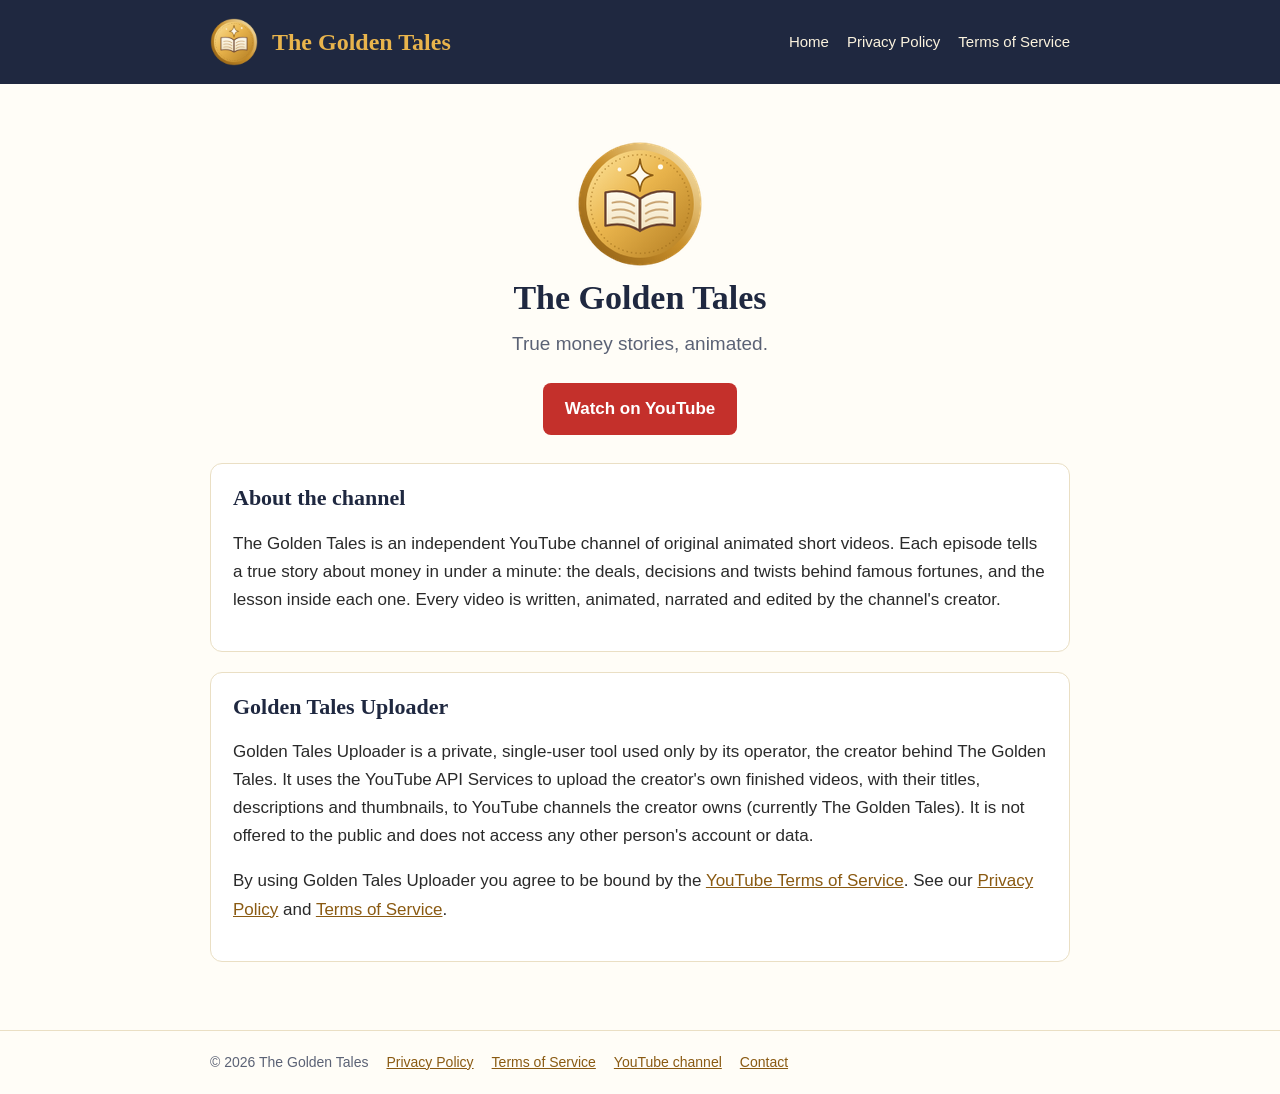
<file: index.html>
<!doctype html>
<html lang="en"><head>
<meta charset="utf-8"><meta name="viewport" content="width=device-width, initial-scale=1">
<title>The Golden Tales</title>
<meta name="description" content="True money stories, animated. Original animated short videos about famous fortunes and money decisions.">
<link rel="icon" href="favicon.png"><link rel="stylesheet" href="style.css">
</head><body>
<header><div class="wrap">
  <img src="logo.png" alt="The Golden Tales logo"><a class="name" href="index.html">The Golden Tales</a>
  <nav><a href="index.html">Home</a><a href="privacy.html">Privacy Policy</a><a href="terms.html">Terms of Service</a></nav>
</div></header>
<main><div class="wrap">
  <section class="hero">
    <img src="logo.png" alt="">
    <h1>The Golden Tales</h1>
    <p class="tagline">True money stories, animated.</p>
    <a class="btn" href="https://www.youtube.com/@TheGoldenTales.official">Watch on YouTube</a>
  </section>

  <div class="card">
    <h2>About the channel</h2>
    <p>The Golden Tales is an independent YouTube channel of original animated short videos. Each episode tells a true story about money in under a minute: the deals, decisions and twists behind famous fortunes, and the lesson inside each one. Every video is written, animated, narrated and edited by the channel's creator.</p>
  </div>

  <div class="card">
    <h2>Golden Tales Uploader</h2>
    <p>Golden Tales Uploader is a private, single-user tool used only by its operator, the creator behind The Golden Tales. It uses the YouTube API Services to upload the creator's own finished videos, with their titles, descriptions and thumbnails, to YouTube channels the creator owns (currently The Golden Tales). It is not offered to the public and does not access any other person's account or data.</p>
    <p>By using Golden Tales Uploader you agree to be bound by the <a href="https://www.youtube.com/t/terms">YouTube Terms of Service</a>. See our <a href="privacy.html">Privacy Policy</a> and <a href="terms.html">Terms of Service</a>.</p>
  </div>
</div></main>
<footer><div class="wrap">
  <span>&copy; 2026 The Golden Tales</span>
  <a href="privacy.html">Privacy Policy</a><a href="terms.html">Terms of Service</a>
  <a href="https://www.youtube.com/@TheGoldenTales.official">YouTube channel</a>
  <a href="mailto:manoj.ahuja.vid@gmail.com">Contact</a>
</div></footer>
</body></html>
</file>
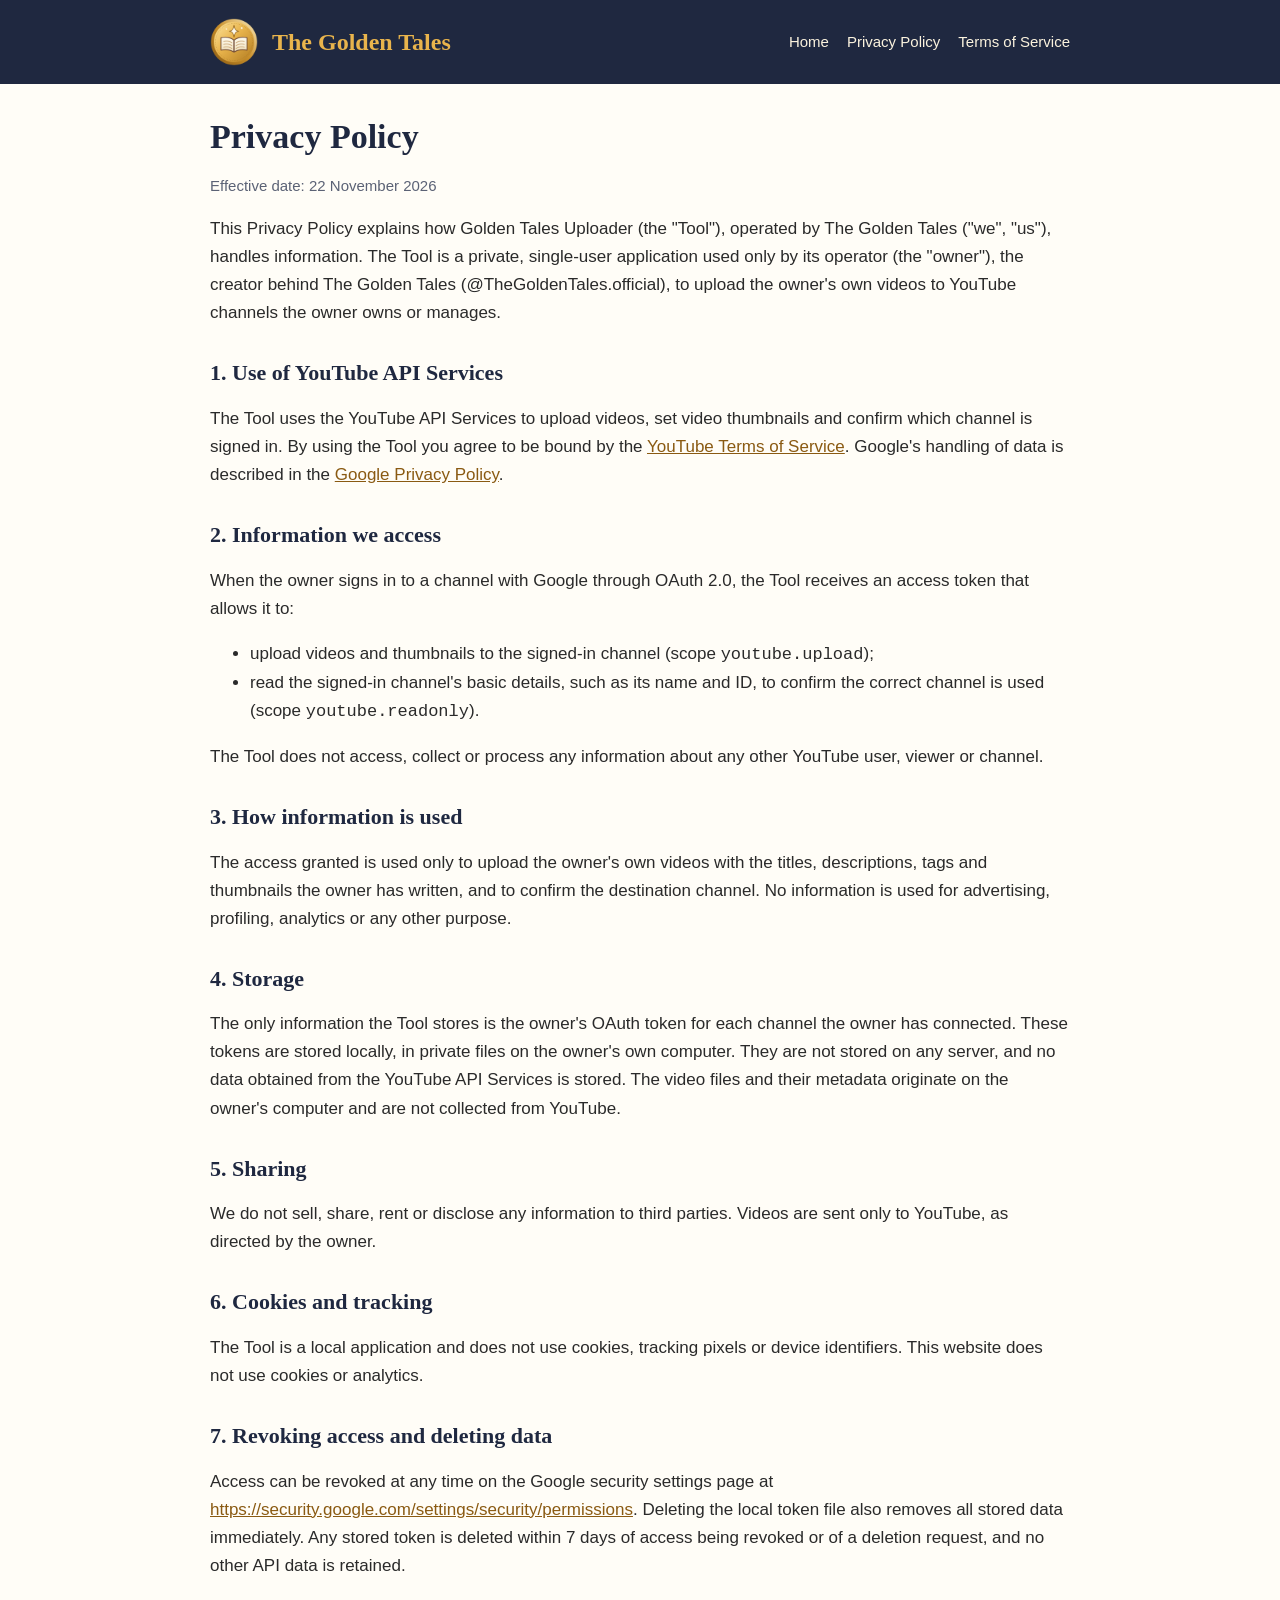
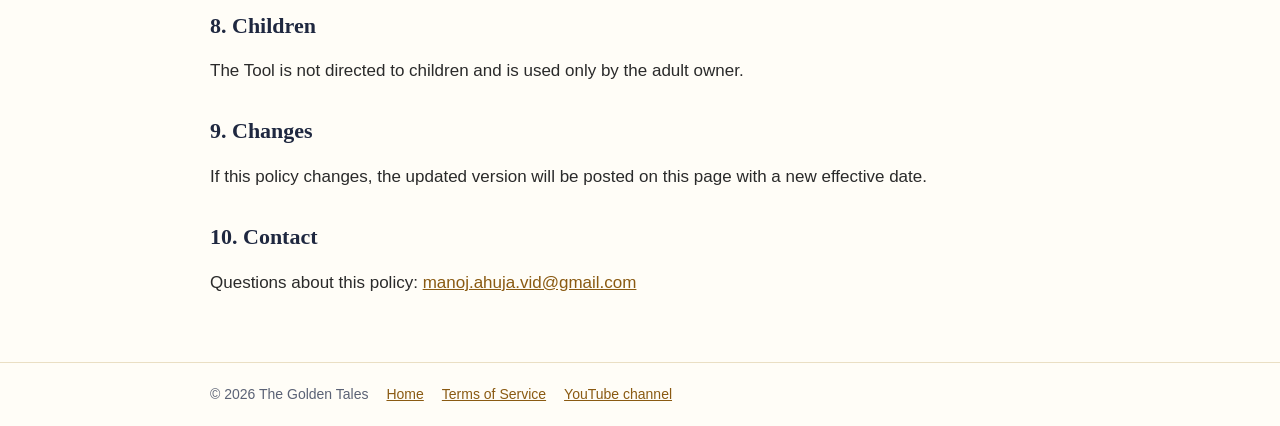
<file: privacy.html>
<!doctype html>
<html lang="en"><head>
<meta charset="utf-8"><meta name="viewport" content="width=device-width, initial-scale=1">
<title>Privacy Policy · The Golden Tales</title>
<link rel="icon" href="favicon.png"><link rel="stylesheet" href="style.css">
</head><body>
<header><div class="wrap">
  <img src="logo.png" alt="The Golden Tales logo"><a class="name" href="index.html">The Golden Tales</a>
  <nav><a href="index.html">Home</a><a href="privacy.html">Privacy Policy</a><a href="terms.html">Terms of Service</a></nav>
</div></header>
<main><div class="wrap">
  <h1>Privacy Policy</h1>
  <p class="meta">Effective date: 22 November 2026</p>

  <p>This Privacy Policy explains how Golden Tales Uploader (the "Tool"), operated by The Golden Tales ("we", "us"), handles information. The Tool is a private, single-user application used only by its operator (the "owner"), the creator behind The Golden Tales (@TheGoldenTales.official), to upload the owner's own videos to YouTube channels the owner owns or manages.</p>

  <h2>1. Use of YouTube API Services</h2>
  <p>The Tool uses the YouTube API Services to upload videos, set video thumbnails and confirm which channel is signed in. By using the Tool you agree to be bound by the <a href="https://www.youtube.com/t/terms">YouTube Terms of Service</a>. Google's handling of data is described in the <a href="https://policies.google.com/privacy">Google Privacy Policy</a>.</p>

  <h2>2. Information we access</h2>
  <p>When the owner signs in to a channel with Google through OAuth 2.0, the Tool receives an access token that allows it to:</p>
  <ul>
    <li>upload videos and thumbnails to the signed-in channel (scope <code>youtube.upload</code>);</li>
    <li>read the signed-in channel's basic details, such as its name and ID, to confirm the correct channel is used (scope <code>youtube.readonly</code>).</li>
  </ul>
  <p>The Tool does not access, collect or process any information about any other YouTube user, viewer or channel.</p>

  <h2>3. How information is used</h2>
  <p>The access granted is used only to upload the owner's own videos with the titles, descriptions, tags and thumbnails the owner has written, and to confirm the destination channel. No information is used for advertising, profiling, analytics or any other purpose.</p>

  <h2>4. Storage</h2>
  <p>The only information the Tool stores is the owner's OAuth token for each channel the owner has connected. These tokens are stored locally, in private files on the owner's own computer. They are not stored on any server, and no data obtained from the YouTube API Services is stored. The video files and their metadata originate on the owner's computer and are not collected from YouTube.</p>

  <h2>5. Sharing</h2>
  <p>We do not sell, share, rent or disclose any information to third parties. Videos are sent only to YouTube, as directed by the owner.</p>

  <h2>6. Cookies and tracking</h2>
  <p>The Tool is a local application and does not use cookies, tracking pixels or device identifiers. This website does not use cookies or analytics.</p>

  <h2>7. Revoking access and deleting data</h2>
  <p>Access can be revoked at any time on the Google security settings page at <a href="https://security.google.com/settings/security/permissions">https://security.google.com/settings/security/permissions</a>. Deleting the local token file also removes all stored data immediately. Any stored token is deleted within 7 days of access being revoked or of a deletion request, and no other API data is retained.</p>

  <h2>8. Children</h2>
  <p>The Tool is not directed to children and is used only by the adult owner.</p>

  <h2>9. Changes</h2>
  <p>If this policy changes, the updated version will be posted on this page with a new effective date.</p>

  <h2>10. Contact</h2>
  <p>Questions about this policy: <a href="mailto:manoj.ahuja.vid@gmail.com">manoj.ahuja.vid@gmail.com</a></p>
</div></main>
<footer><div class="wrap">
  <span>&copy; 2026 The Golden Tales</span>
  <a href="index.html">Home</a><a href="terms.html">Terms of Service</a>
  <a href="https://www.youtube.com/@TheGoldenTales.official">YouTube channel</a>
</div></footer>
</body></html>
</file>
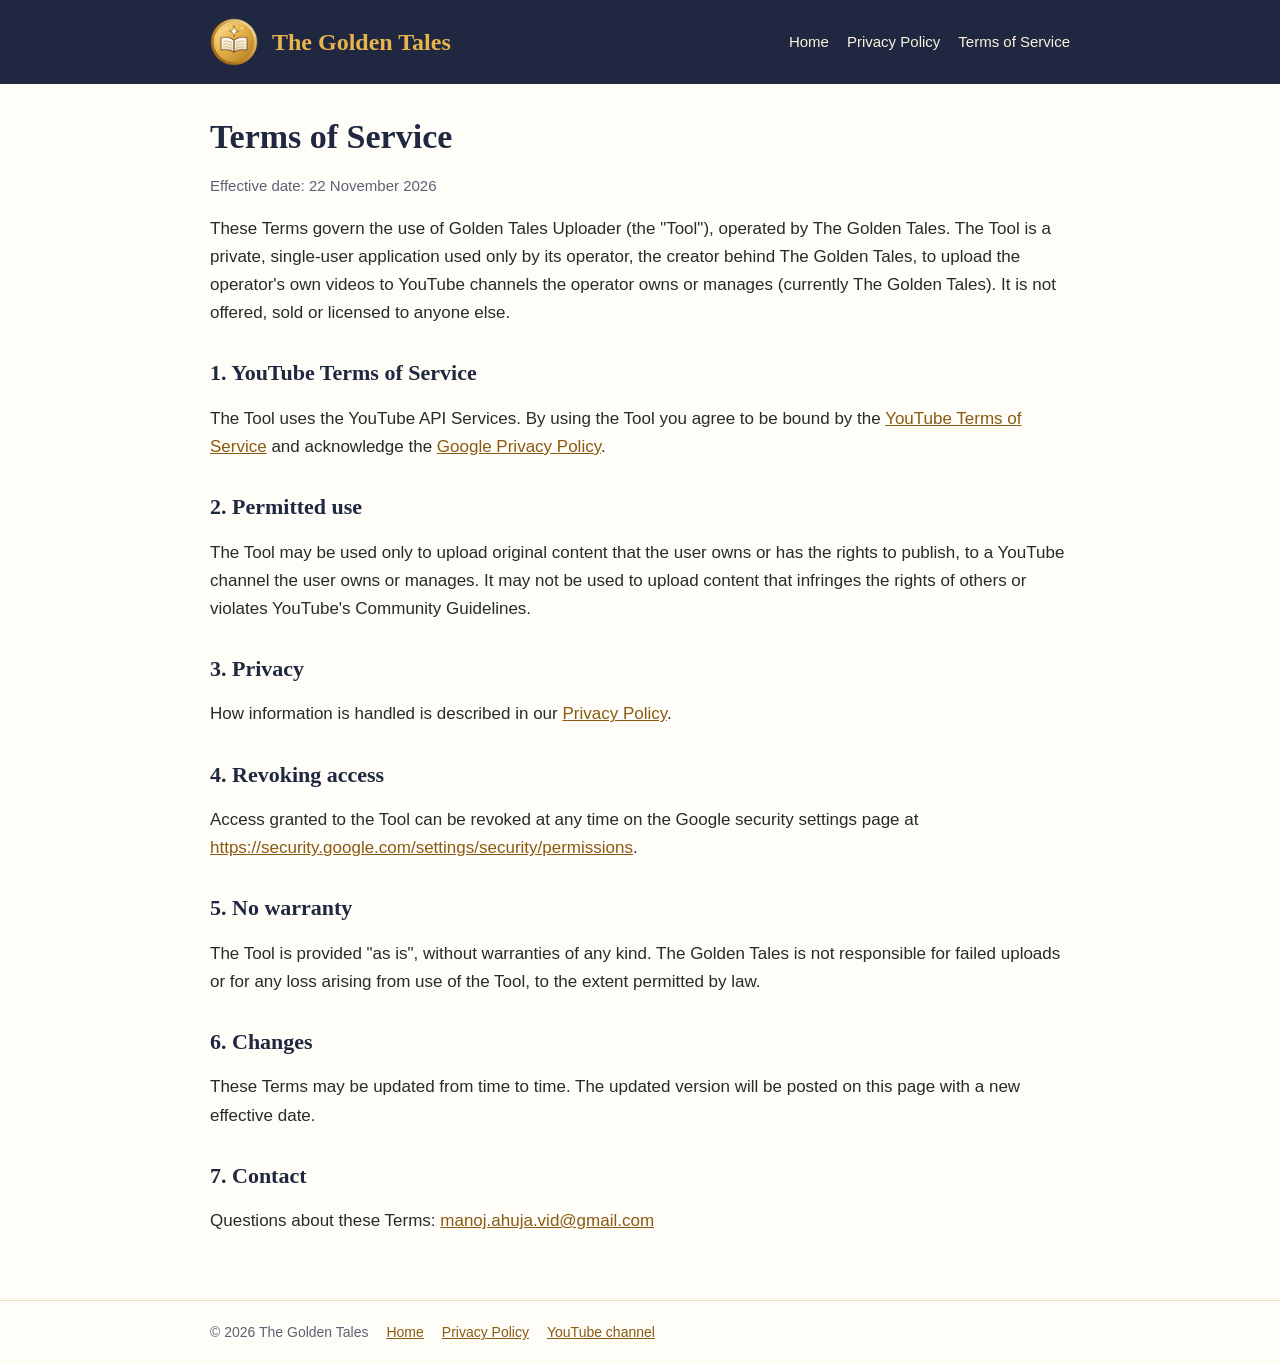
<file: terms.html>
<!doctype html>
<html lang="en"><head>
<meta charset="utf-8"><meta name="viewport" content="width=device-width, initial-scale=1">
<title>Terms of Service · The Golden Tales</title>
<link rel="icon" href="favicon.png"><link rel="stylesheet" href="style.css">
</head><body>
<header><div class="wrap">
  <img src="logo.png" alt="The Golden Tales logo"><a class="name" href="index.html">The Golden Tales</a>
  <nav><a href="index.html">Home</a><a href="privacy.html">Privacy Policy</a><a href="terms.html">Terms of Service</a></nav>
</div></header>
<main><div class="wrap">
  <h1>Terms of Service</h1>
  <p class="meta">Effective date: 22 November 2026</p>

  <p>These Terms govern the use of Golden Tales Uploader (the "Tool"), operated by The Golden Tales. The Tool is a private, single-user application used only by its operator, the creator behind The Golden Tales, to upload the operator's own videos to YouTube channels the operator owns or manages (currently The Golden Tales). It is not offered, sold or licensed to anyone else.</p>

  <h2>1. YouTube Terms of Service</h2>
  <p>The Tool uses the YouTube API Services. By using the Tool you agree to be bound by the <a href="https://www.youtube.com/t/terms">YouTube Terms of Service</a> and acknowledge the <a href="https://policies.google.com/privacy">Google Privacy Policy</a>.</p>

  <h2>2. Permitted use</h2>
  <p>The Tool may be used only to upload original content that the user owns or has the rights to publish, to a YouTube channel the user owns or manages. It may not be used to upload content that infringes the rights of others or violates YouTube's Community Guidelines.</p>

  <h2>3. Privacy</h2>
  <p>How information is handled is described in our <a href="privacy.html">Privacy Policy</a>.</p>

  <h2>4. Revoking access</h2>
  <p>Access granted to the Tool can be revoked at any time on the Google security settings page at <a href="https://security.google.com/settings/security/permissions">https://security.google.com/settings/security/permissions</a>.</p>

  <h2>5. No warranty</h2>
  <p>The Tool is provided "as is", without warranties of any kind. The Golden Tales is not responsible for failed uploads or for any loss arising from use of the Tool, to the extent permitted by law.</p>

  <h2>6. Changes</h2>
  <p>These Terms may be updated from time to time. The updated version will be posted on this page with a new effective date.</p>

  <h2>7. Contact</h2>
  <p>Questions about these Terms: <a href="mailto:manoj.ahuja.vid@gmail.com">manoj.ahuja.vid@gmail.com</a></p>
</div></main>
<footer><div class="wrap">
  <span>&copy; 2026 The Golden Tales</span>
  <a href="index.html">Home</a><a href="privacy.html">Privacy Policy</a>
  <a href="https://www.youtube.com/@TheGoldenTales.official">YouTube channel</a>
</div></footer>
</body></html>
</file>
<file: style.css>
:root { --navy:#1F2840; --gold:#E9B44C; --cream:#FBF3DE; --ink:#2A2A2A; --muted:#5B6275; }
* { box-sizing: border-box; }
body { margin: 0; font: 17px/1.65 "Noto Sans", -apple-system, "Segoe UI", Roboto, sans-serif; color: var(--ink); background: #FFFDF7; }
a { color: #8A5A12; }
header { background: var(--navy); color: var(--cream); padding: 18px 16px; }
header .wrap { display: flex; align-items: center; gap: 14px; flex-wrap: wrap; }
header img { width: 48px; height: 48px; }
header .name { font: 700 24px/1.2 Georgia, "Noto Serif", serif; color: var(--gold); text-decoration: none; }
nav { margin-left: auto; display: flex; gap: 18px; flex-wrap: wrap; }
nav a { color: var(--cream); text-decoration: none; font-size: 15px; }
nav a:hover { color: var(--gold); }
.wrap { max-width: 860px; margin: 0 auto; }
main { padding: 32px 16px 48px; }
h1 { font: 700 34px/1.25 Georgia, "Noto Serif", serif; color: var(--navy); margin: 0 0 8px; }
h2 { font: 700 22px/1.3 Georgia, "Noto Serif", serif; color: var(--navy); margin: 32px 0 8px; }
.hero { text-align: center; padding: 24px 0 8px; }
.hero img { width: 128px; height: 128px; }
.tagline { color: var(--muted); font-size: 19px; margin: 0 0 24px; }
.btn { display: inline-block; background: #C4302B; color: #fff; text-decoration: none; padding: 12px 22px; border-radius: 8px; font-weight: 700; }
.btn:hover { background: #A52622; }
.card { background: #fff; border: 1px solid #EADFC4; border-radius: 12px; padding: 20px 22px; margin: 20px 0; }
.meta { color: var(--muted); font-size: 15px; }
footer { border-top: 1px solid #EADFC4; padding: 20px 16px; color: var(--muted); font-size: 14px; }
footer .wrap { display: flex; gap: 18px; flex-wrap: wrap; }
.card h2:first-child { margin-top: 0; }
</file>
